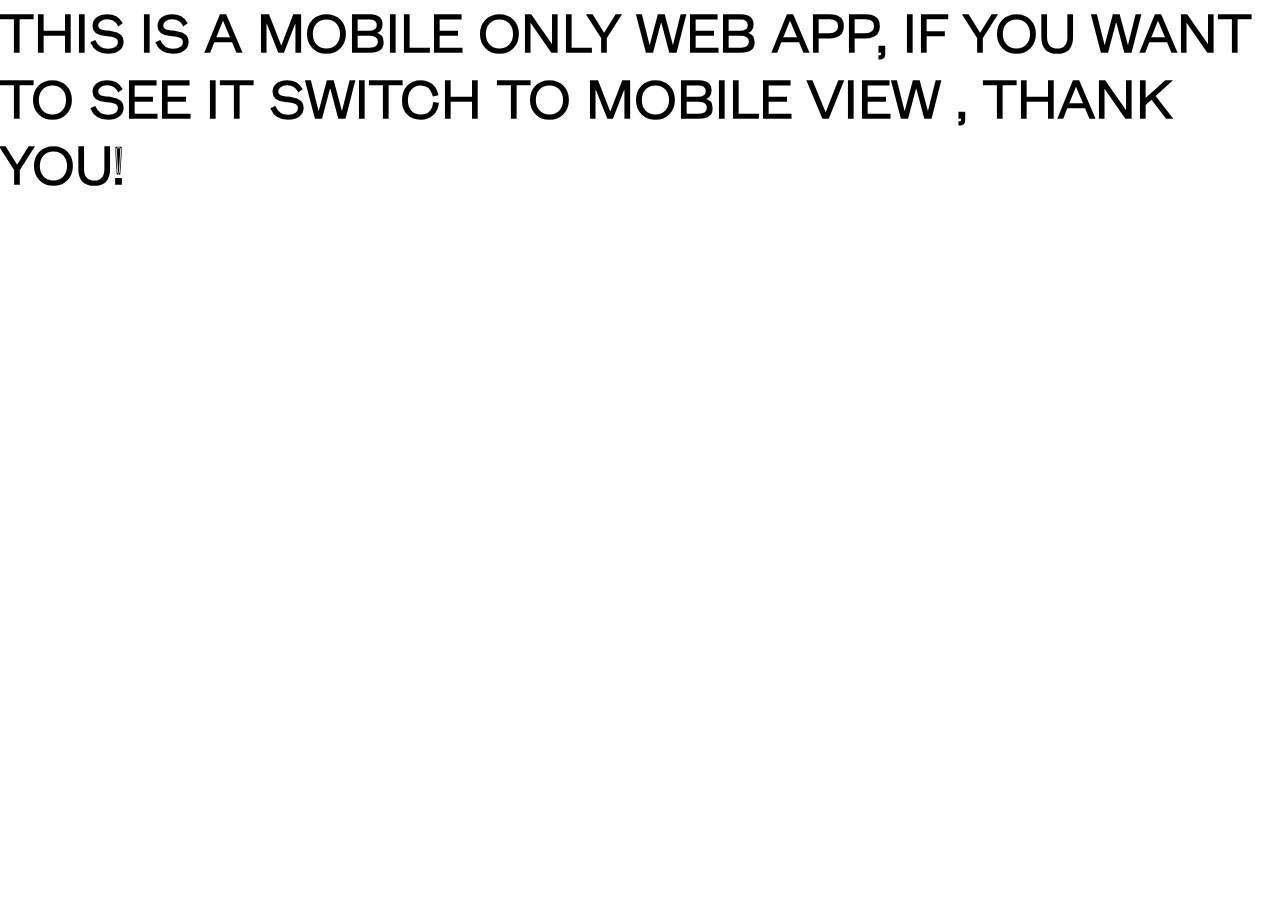
<file: index.html>
<!DOCTYPE html>
<html lang="en">
<head>
    <meta charset="UTF-8">
    <meta http-equiv="X-UA-Compatible" content="IE=edge">
    <meta name="viewport" content="width=device-width, initial-scale=1.0">
    <link rel="stylesheet" href="./css/home.css">
    <link rel="icon" href="./img/favicon.png">
    <title>Chefrey</title>
</head>
<body>
    <main>
<img src="./img/image3.jpg" alt="Background Image" class="home__bg-img">
<div class="home__bg-img--overlay"></div>

<div class="home__text">
    <h1 class="home__text--title">Chefrey</h1>
    <p class="home__text--bottom-message">Anyone can cook like a chef</p>

    <div class="home__buttons">

      <a href="./pages/signup.html"><button class="home__buttons--red" type="button">
            <div class="home__buttons--red__arrow"><img src="./img/right-arrow.png" class="home__buttons--red__arrow__image"></div>
            Get Started</button></a>  

        <span class="home__buttons--text">Login</span>
    </div>

   
</div>
</main>
<h2 class="desktop"> THIS IS A MOBILE ONLY WEB APP, IF YOU WANT TO SEE IT SWITCH TO MOBILE VIEW , THANK YOU!</h2>

</body>
</html>
</file>
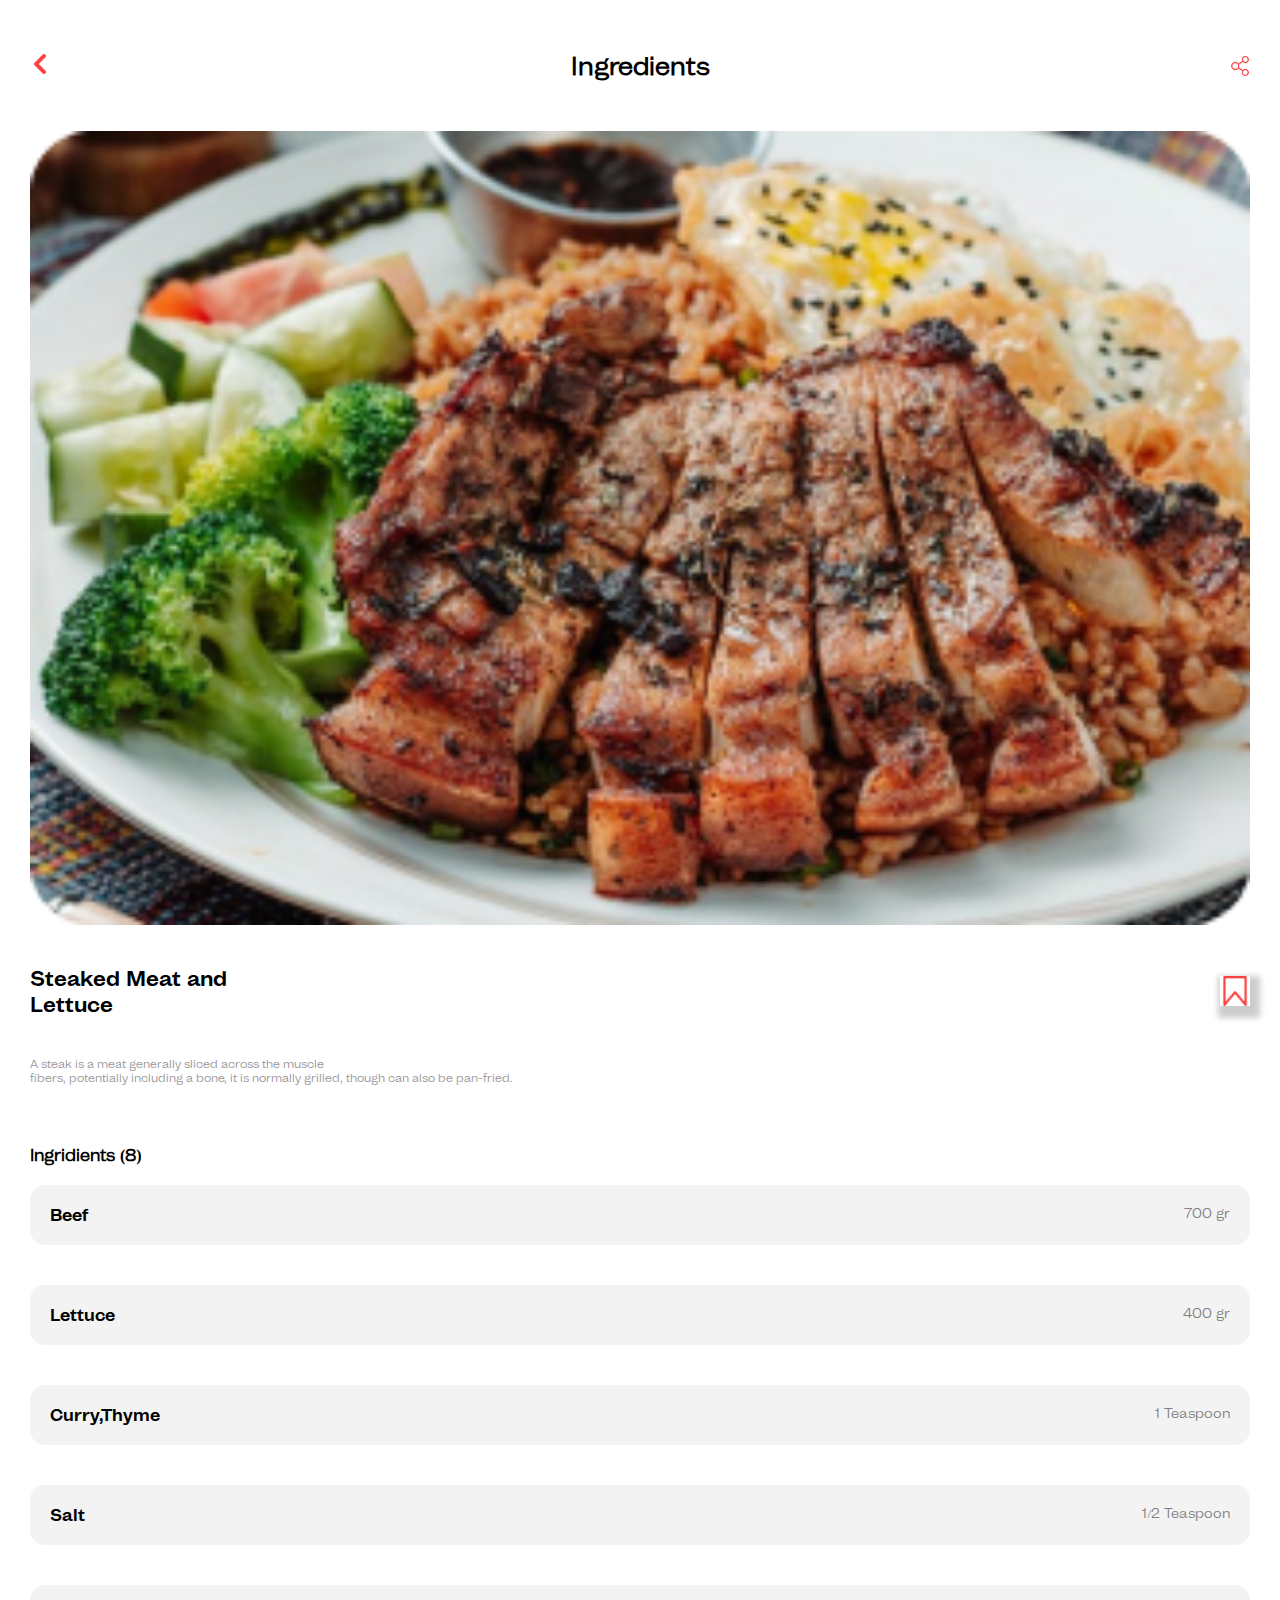
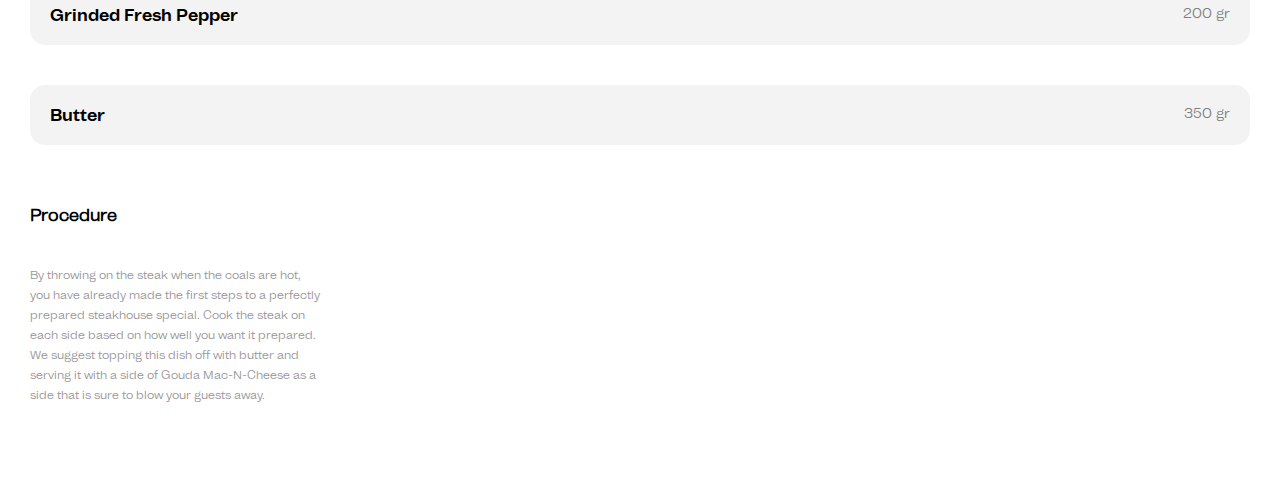
<file: pages/ingredients.html>
<!DOCTYPE html>
<html lang="en">
<head>
    <meta charset="UTF-8">
    <meta http-equiv="X-UA-Compatible" content="IE=edge">
    <meta name="viewport" content="width=device-width, initial-scale=1.0">
    <link rel="stylesheet" href="../css/ingredients.css">
    <link rel="icon" href="./img/favicon.png">
    <title>Chefrey</title>
</head>
<body>
    
    <header>
        <div class="header">
          <a href="./menu.html"><img src="../img/previous.png" alt="Previous" title="Previous" class="header__image--previous"></a> 
            <h2 class="header__title">Ingredients</h2>
            <img src="../img/sharing.png" alt="Share" title="Share" class="header__image--share">

        </div>
    </header>

    <main>

       <div class="body__header">
           <img src="../img/image6.png" alt="Steaked Beef" title="Steaked Beef" class="body__header__food">

           <div class="body__header__content">
           <h2 class="body__header__text">Steaked Meat and<br>Lettuce</h2>
           <img src="../img/bookmark.png" alt="bookmark" class="body__header__bookmark-icon">
           </div>

           <p class="body__header__message">A steak is a meat generally sliced across the muscle<br>
            fibers, potentially including a bone, it is normally grilled, though can also be pan-fried.
           </p>

           <b>Ingridients (8)</b>

           <div class="body__ingredients">

            <div class="body__ingredients--list">
                <b class="body__ingredients--list__text--left">Beef</b>
                <span class= "body__ingredients--list__text--right">700 gr</span>
            </div>

            <div class="body__ingredients--list">
                <b class="body__ingredients--list__text--left">Lettuce</b>
                <span class= "body__ingredients--list__text--right">400 gr</span>
            </div>

            <div class="body__ingredients--list">
                <b class="body__ingredients--list__text--left">Curry,Thyme</b>
                <span class= "body__ingredients--list__text--right">1 Teaspoon</span>
            </div>

            <div class="body__ingredients--list">
                <b class="body__ingredients--list__text--left">Salt</b>
                <span class= "body__ingredients--list__text--right">1/2 Teaspoon</span>
            </div>
            
            <div class="body__ingredients--list">
                <b class="body__ingredients--list__text--left">Grinded Fresh Pepper</b>
                <span class= "body__ingredients--list__text--right">200 gr</span>
            </div>

            <div class="body__ingredients--list">
                <b class="body__ingredients--list__text--left">Butter</b>
                <span class= "body__ingredients--list__text--right">350 gr</span>
            </div>

           </div>

           <b>Procedure</b>
           <p class="body__procedure__message">
               By throwing on the steak when the coals are hot,<br> 
               you have already made the first steps to a perfectly<br>
               prepared steakhouse special. Cook the steak on<br> 
               each side based on how well you want it prepared.<br>
               We suggest topping this dish off with butter and<br> 
               serving it with a side of Gouda Mac-N-Cheese as a<br>
               side that is sure to blow your guests away.

           </p>

       </div> 
    </main>

</body>
</html>
</file>
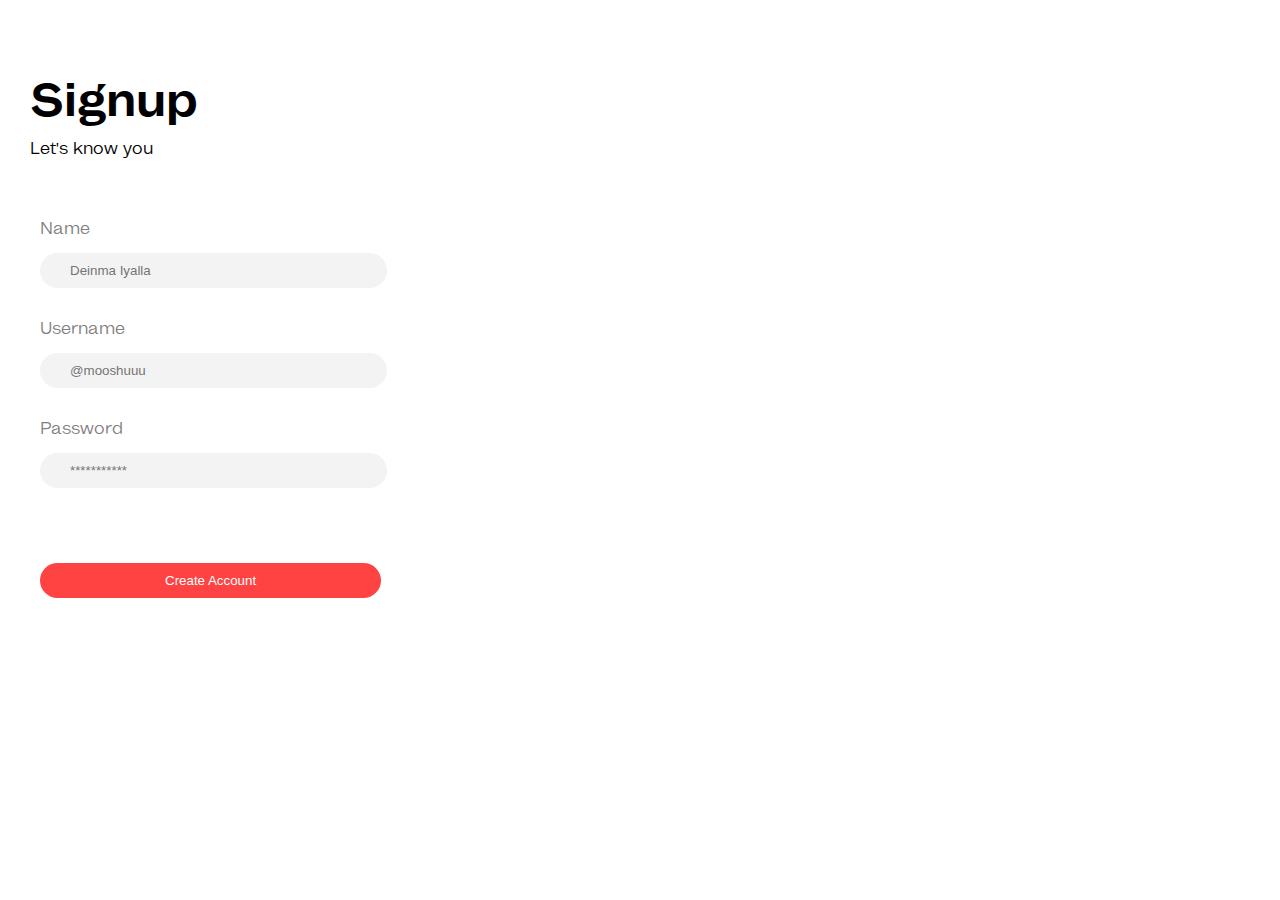
<file: pages/signup.html>
<!DOCTYPE html>
<html lang="en">
<head>
    <meta charset="UTF-8">
    <meta http-equiv="X-UA-Compatible" content="IE=edge">
    <meta name="viewport" content="width=device-width, initial-scale=1.0">
    <link rel="stylesheet" href="../css/signup.css">
    <link rel="icon" href="./img/favicon.png">
    <title>Chefrey</title>
</head>
<body>
    
    <main>

        <div class="login__text">
            <h1 class="login__text__title">Signup</h1>
            <p class="login__text__bottom-text">Let's know you</p>
        </div>

        <form>
            <legend>Name</legend>
            <input type="text" name="name" placeholder="Deinma Iyalla" class="login__form">
            <legend>Username</legend>
            <input type="text" name="username" placeholder="@mooshuuu" class="login__form">
            <legend>Password</legend>
            <input type="password" name="password" placeholder="***********" class="login__form" >
            <br>
        </form>
        <a href="./menu.html"><button type="button" class="login__form__submit">Create Account</button></a>

    </main>

</body>
</html>
</file>
<file: css/home.css>
*{
    margin: 0;
    padding: 0;
    box-sizing: border-box;
}

body,html {
    width: 100%;
    overflow: hidden;
}


html {
    font-family:  Mint-Regular;
    font-size: 16px;
    
}

@font-face {
    font-family: Mint-Bold;
    src: url(../font/MintGroteskBoldTrial.otf);
}

@font-face {
    font-family: Mint-Italic;
    src: url(../font/MintGroteskItalicRegularTrial.otf);
}

@font-face {
    font-family: Mint-Regular;
    src: url(../font/MintGroteskRegularTrial.otf);
}

@font-face {
    font-family: Mint-Medium;
    src: url(../font/MintGroteskMediumTrial.otf);
}

.home__bg-img{
    width: 100vw;
    height: 100vh;
    position: relative;
    z-index: -1;
}

.home__bg-img--overlay{
    position: absolute;
    top: 0;
    left: 0;
    height: 100vh;
    width: 100%;
    z-index: 10;
    background-color: rgba(0, 0, 0, 0.7);
    
  }

.home__text {
    display: flex;
    flex-direction: column;
    position: relative;
    z-index: 20;
    margin-top:-400px;
    padding: 40px 30px;
    
}

.home__text--title{
    color: white;
    font-size:46px;
    font-family: Mint-Bold;
    margin-bottom: 20px;
}

.home__text--bottom-message{
    color: white;
    font-size: 18px;
    opacity: 0.8;
    letter-spacing: 1px;
    margin-bottom: 40px;
}

.home__buttons{
    display: flex;
    flex-direction: row;
    align-items: center;
}

.home__buttons--red{
    display: flex;
    flex-direction: row;
    padding: 7px 20px 7px 5px;
    border-radius:50px;
    background-color:#FF4242;
    color: white;
    border: none;
    font-size: 18px;
    font-family: Mint-Regular;
    justify-content: flex-start;
    align-items: center;
}

.home__buttons--red__arrow{
    background-color:white;
    border-radius:50%;
    width:40px;
    height:40px;
    margin-right: 20px;
    display: flex;
    align-items: center;
    justify-content: center;
    
}

a{
    text-decoration: none;
}

.home__buttons--red__arrow__image{
    width: 25px;
    height: auto;
}
.home__buttons--text{
    color: white;
    font-size:20px;
    margin-left: 40px;
   
}

.desktop{
    display:none;
}

@media (min-width:768px){
.desktop{
    display: block;
    font-size: 50px;
}
main{
    display: none;
}
}
</file>
<file: css/ingredients.css>
*{
    margin: 0;
    padding: 0;
    box-sizing: border-box;
}

body,html {
    width: 100%;
}


html {
    font-family:  Mint-Regular;
    font-size: 16px;
    
}

@font-face {
    font-family: Mint-Bold;
    src: url(../font/MintGroteskBoldTrial.otf);
}

@font-face {
    font-family: Mint-Italic;
    src: url(../font/MintGroteskItalicRegularTrial.otf);
}

@font-face {
    font-family: Mint-Regular;
    src: url(../font/MintGroteskRegularTrial.otf);
}

@font-face {
    font-family: Mint-Medium;
    src: url(../font/MintGroteskMediumTrial.otf);
}

.header{
    display:flex;
    flex-direction: row;
    justify-content: space-between;
    padding: 50px 30px;
    align-items: center;
}

.header__image--previous{
    width: 20px;
    height: 20px;
}

.header__image--share{
    width: 20px;
    height: 20px;
}

.body__header{
    padding: 0px 30px 20px; 
    display: flex;
    flex-direction: column;
   

}

.body__header__food{
    width:100%;
    margin-bottom: 40px;
}

.body__header__content{
    display: flex;
    justify-content: flex-start;
    justify-content: space-between;
    align-items:center;
    margin-bottom:40px
}

.body__header__bookmark-icon{
    width: 30px;
    height:30px;
    box-shadow: 4px 6px 6px 6px rgba(0,0,0,0.2);
}

.body__header__text{
    font-family: Mint-Bold;
    font-size: 20px;
}

.body__header__message{
    font-size: 11px;
    color: #979599;
    margin-bottom: 60px;
}

.body__ingredients{
    padding: 20px 0px;
    display: flex;
    flex-direction: column;
}

.body__ingredients--list{
    display: flex;
    flex-direction: row;
    justify-content: space-between;
    border-radius: 15px;
    background-color: #F3F3F3;
    padding: 20px 20px;
    width: 100%;
    margin-bottom: 40px;
}

.body__ingredients--list__text--left{
    font-size:16px;
    font-family: Mint-Bold;
}

.body__ingredients--list__text--right{
    font-size:13px;
    color:gray;

}

.body__procedure__message{
    font-size: 11px;
    margin: 40px 0px 60px;
    line-height:20px;
    color: #979599;
}
</file>
<file: css/signup.css>
*{
    margin: 0;
    padding: 0;
    box-sizing: border-box;
}

body,html {
    width: 100%;
}


html {
    font-family:  Mint-Regular;
    font-size: 16px;
    
}

@font-face {
    font-family: Mint-Bold;
    src: url(../font/MintGroteskBoldTrial.otf);
}

@font-face {
    font-family: Mint-Italic;
    src: url(../font/MintGroteskItalicRegularTrial.otf);
}

@font-face {
    font-family: Mint-Regular;
    src: url(../font/MintGroteskRegularTrial.otf);
}

@font-face {
    font-family: Mint-Medium;
    src: url(../font/MintGroteskMediumTrial.otf);
}


.login__text {

    margin-top:40px;
    padding: 30px;
    display: flex;
    flex-direction: column;
}

.login__text__title{
    font-size:45px;
    font-family: Mint-Bold;
    margin-bottom:10px;
}

legend{
    color:gray;
}

form{
    padding:30px;
    margin-left: 10px;
}

.login__form{
    border: none;
    background-color: #f3f3f3;
    border-radius:20px;
    padding: 10px 140px 10px 30px;
    margin: 15px 0px 30px;
    
    
}

.login__form__submit{
    border: none;
    background-color: #FF4242;
    border-radius:20px;
    padding: 10px 125px;
    margin: 15px 0px 30px;
    color: white;
    margin-left: 10px;
}

    a{
        padding:30px;
    }

    @media (width:375px) {
        form{
            margin-left: -0px;
        }

        .login__form{
            padding-right: 130px;
            margin-left: -10px;
        }

        .login__form__submit{
            padding: 10px 120px;
            margin-left: -10px;
        }
    }
</file>
